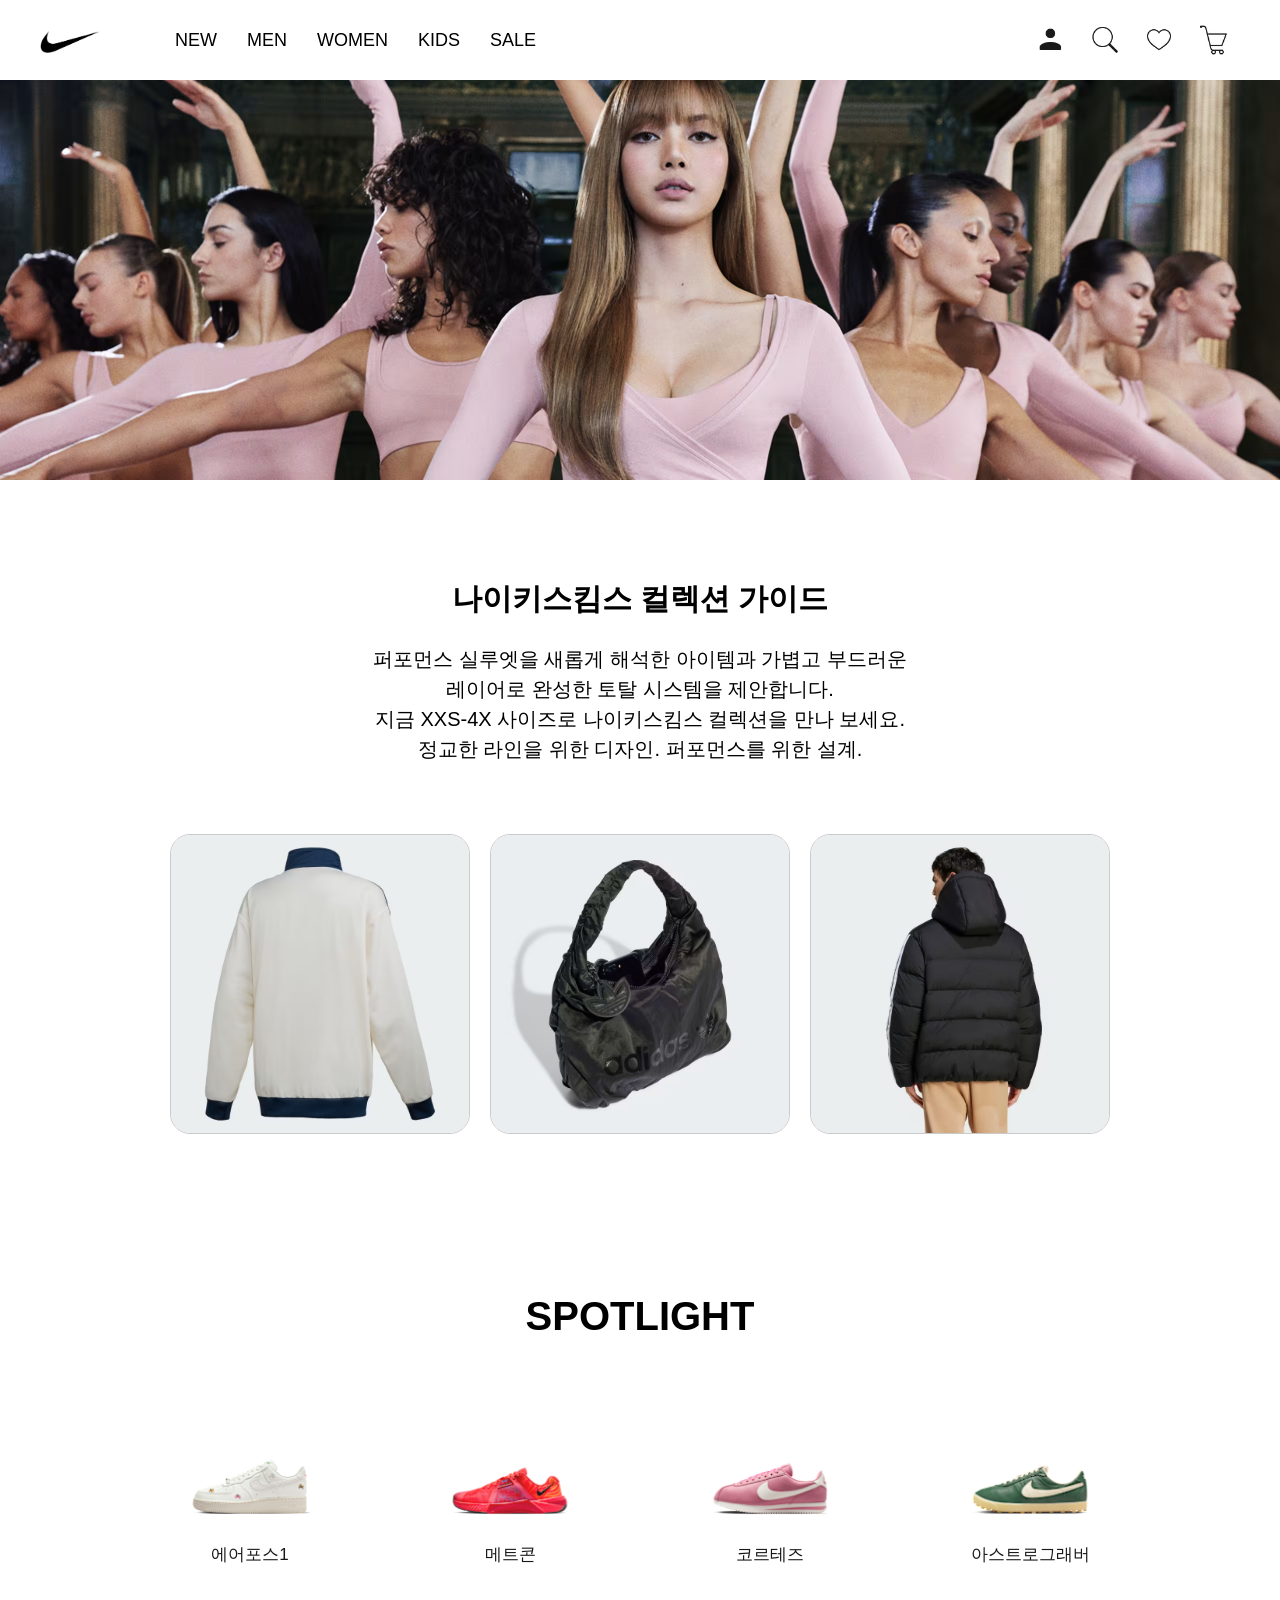
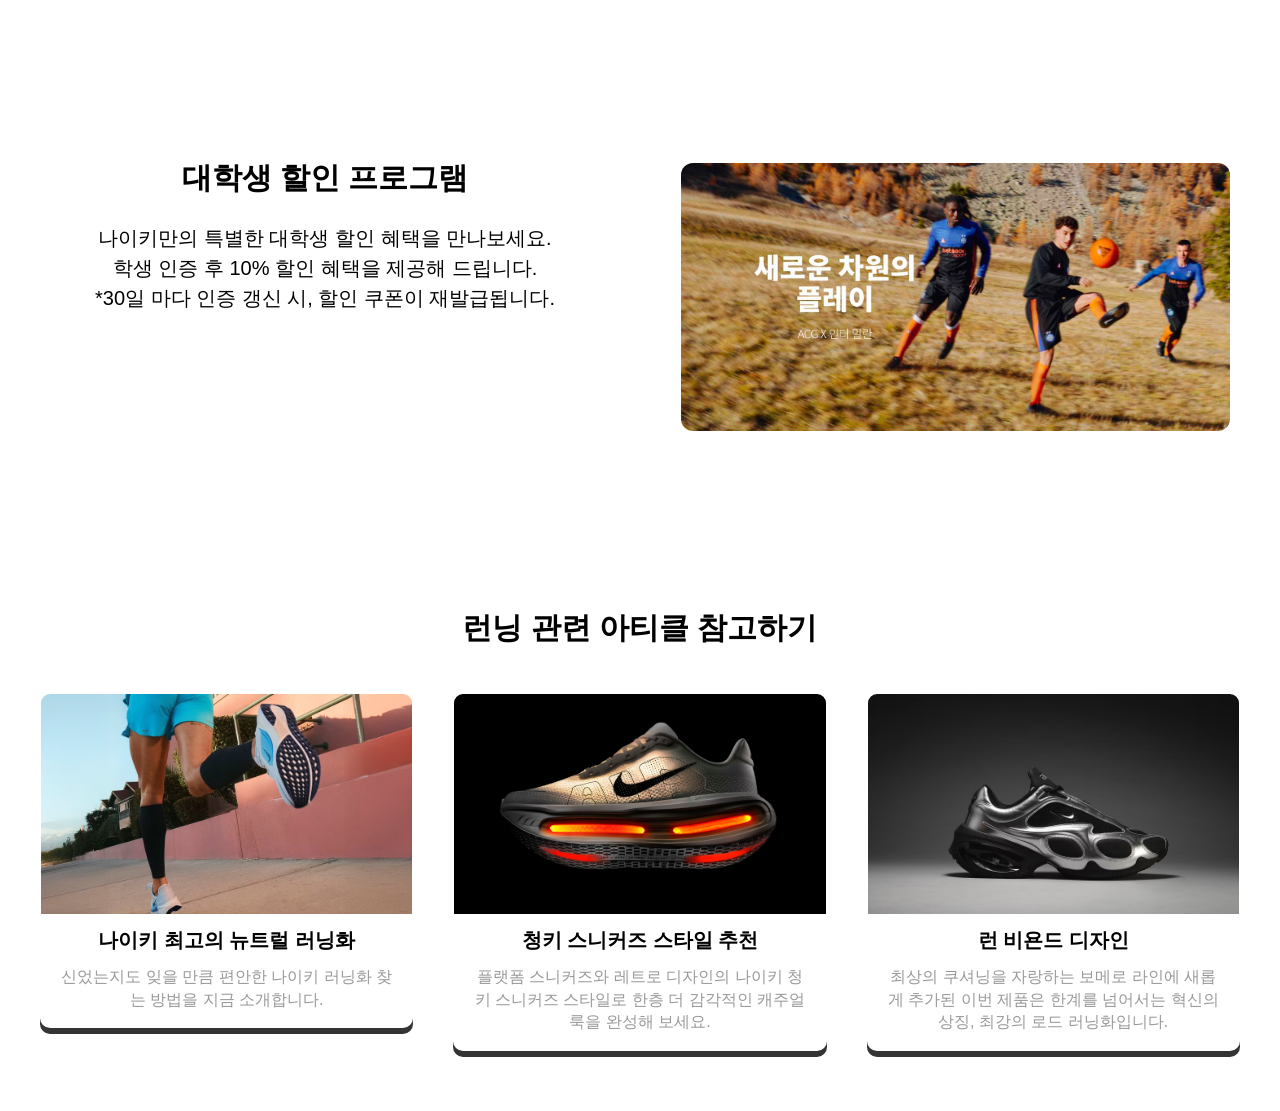
<file: index.html>
<!DOCTYPE html>
<html lang="ko">
<head>
  <meta charset="UTF-8">
  <meta name="viewport" content="width=device-width, initial-scale=1.0">
  <title>반응형 연습사이트</title>
  <link rel="stylesheet" href="css/reset.css">
  <link rel="stylesheet" href="css/main.css">
  <script src="js/js.js" defer></script>
</head>
<body>
  <div class="header_wrap">
    <header>
      <a href="#" class="btn_trigger mo">
        <img src="img/bar.png" alt="버튼">
      </a>
      <h1>
        <a href="#">
        <img src="img/nike logo.png" alt="로고"></a>
      </h1>
      <nav>
        <ul>
          <li><a href="#">NEW</a></li>
          <li><a href="#">MEN</a></li>
          <li><a href="#">WOMEN</a></li>
          <li><a href="#">KIDS</a></li>
          <li><a href="#">SALE</a></li>
        </ul>
        <a href="#" class="btn_close mo">
          <img src="img/close.png" alt="닫기">
        </a>
      </nav>
      <div class="top_menu">
        <a href="#">top_menu</a>
        <a href="#" class="pc">top_menu</a>
        <a href="#" class="pc">top_menu</a>
        <a href="#" class="pc">top_menu</a>
      </div>
    </header>
  </div>

  <div id="main_visual">
      <div><img src="img/mainbanner.avif" alt="메인배너">
      </div>
    </div>

  <main>
  <section class="con1">
    <article class="text">
      <h1>나이키스킴스 컬렉션 가이드</h1>
      <p>
        퍼포먼스 실루엣을 새롭게 해석한 아이템과 가볍고 부드러운<br>
        레이어로 완성한 토탈 시스템을 제안합니다.<br>
        지금 XXS-4X 사이즈로 나이키스킴스 컬렉션을 만나 보세요.<br>
        정교한 라인을 위한 디자인. 퍼포먼스를 위한 설계.
      </p>
    </article>
    <div class="img-wrap">
      <article><img src="img/main01.avif" alt=""></article>
      <article><img src="img/main02.avif" alt=""></article>
      <article><img src="img/main03.avif" alt=""></article>
    </div>
  </section>
</main>

      <section class="con3">
        <div class="container">
          <h1>SPOTLIGHT</h1>
          <ul class="list">
            <li>
              <span>
                <img src="img/image1.png" alt="">
                에어포스1
              </span>
            </li>
            <li>
              <span>
                <img src="img/image2.png" alt="">
                메트콘 
              </span>
            </li>
            <li>
              <span>
                <img src="img/image3.png" alt="">
                코르테즈
              </span>
            </li>
            <li>
              <span>
                <img src="img/image4.png" alt="">
                아스트로그래버
              </span>
            </li>
          </ul>
        </div>
      </section>
  
      <section class="con4">
        <div class="container">
          <div class="row">
          <article class="img">
            <img src="img/eventimg.jpg" alt="이미지2">
          </article>
          <article class="text">
            <h1>대학생 할인 프로그램</h1>
            <p>나이키만의 특별한 대학생 할인 혜택을 만나보세요.<br>
                학생 인증 후 10% 할인 혜택을 제공해 드립니다.<br>
                *30일 마다 인증 갱신 시, 할인 쿠폰이 재발급됩니다.</p>
          </article>
        </div>
        </div>
      </section>

      <section class="con5">
        <div class="container">
          <h1>런닝 관련 아티클 참고하기</h1>
            <ul class="list">
              <li>
                <a href="#">
                  <div class="header">
                  <img src="img/img01.avif" alt="">
                  </div>
                  <div class="desc">
                    <h4>나이키 최고의 뉴트럴 러닝화</h4>
                    <p>신었는지도 잊을 만큼 편안한 나이키 러닝화 찾는 방법을 지금 소개합니다.</p>
                  </div>
                </a>
              </li>
              <li>
                <a href="#">
                  <div class="header">
                  <img src="img/img02.avif" alt="">
                  </div>
                  <div class="desc">
                    <h4>청키 스니커즈 스타일 추천</h4>
                    <p>플랫폼 스니커즈와 레트로 디자인의 나이키 청키 스니커즈 스타일로 한층 더 감각적인 캐주얼룩을 완성해 보세요.</p>
                  </div>
                </a>
              </li>
              <li>
                <a href="#">
                  <div class="header">
                    <img src="img/img03.avif" alt="">
                  </div>
                  <div class="desc">
                    <h4>런 비욘드 디자인</h4>
                    <p>
                    최상의 쿠셔닝을 자랑하는 보메로 라인에 새롭게 추가된 이번 제품은 한계를 넘어서는 혁신의 상징, 최강의 로드 러닝화입니다.</p>
                  </div>
                </a>
              </li>
            </ul>  
        </div>
      </section>
  </main>
</body>
</html>
</file>
<file: css/main.css>
@charset "UTF-8";

html { font-size: 62.5%; }  /* 기본 폰트 크기는 10px */
body { font-family: 'Trebuchet MS', 'Lucida Sans Unicode', 'Lucida Grande', 'Lucida Sans', Arial, sans-serif; }
.mo { display: none; }
.container { width: 1240px; margin: auto; }

/* 기본상태 1240 이상 */
header { width: 1240px; 
  margin: auto; 
  height: 80px; 
  padding: 0 20px;
  display: flex; 
  align-items: center; }

h1 { font-size: 5px; 
  font-size: 3rem;
  font-weight: bold; }
h1 img { width: 60px; 
  vertical-align: middle; }

nav { flex-grow: 1; }
nav > ul { padding: 0 0 0 60px; }
nav > ul > li { float: left; margin: 0 15px; }
nav > ul > li > a { font-size: 1.8rem; }

.top_menu {  display: flex; align-items: center;}
.top_menu a { display: inline-block; 
margin: 0 2px; 
width: 50px; 
height: 50px; 
text-indent: -9999px; 
background-image: url('../img/css_sprites.png'); 
opacity: 0.9; 
transition: 0.6s;
transform: scale(0.6); 
padding: 0; 
}

.top_menu a:nth-child(1) { background-position: -10px -10px; }
.top_menu a:nth-child(2) { background-position: -10px -78px; }
.top_menu a:nth-child(3) { background-position: -10px -150px; }
.top_menu a:nth-child(4) { background-position: -10px -219px; }


#main_visual { width: 100%; 
  height: 500px; }

#main_visual > div { height: 100%; }
#main_visual > div > img { width: 100%; 
  height: 100%; 
  object-fit: cover; }

main { margin-top: 5%;}

section { padding: 40px 20px; }

/* con1 */
.con1 { width: 1240px;
margin: auto;
display: flex;
flex-direction: column;   
align-items: center;
gap: 3rem; }

.text h1{ text-align: center; 
  margin-bottom: 3rem;}
.text p { text-align: center; 
  font-size: 2rem;  
  margin-top: 0; 
  font-weight: 20; 
  line-height: 1.5; }

.img-wrap { display: flex; 
  gap: 2rem; 
  justify-content: center; 
  margin-top: 4rem; }

.con1 article img { width: 300px; 
height: 300px;
object-fit: cover;
border: 0.1rem solid #cacaca;
border-radius: 2rem; }

/* con3 */
.con3 { margin-top: 80px;  }
.con3 h1 { text-align: center; 
  font-size: 4rem; 
  text-transform: uppercase; 
  margin-bottom: 3rem; }

.con3 .list { display: flex; 
  justify-content: center; 
  flex-wrap: wraps; }

.con3 .list li {   
  display: flex;
  flex-direction: column;
  align-items: center;  
  padding: 2rem;
  box-sizing: border-box;
  text-align: center;
}

.con3 img { width: 220px;        
  height: 140px;       
  object-fit: contain; 
  display: block;
}
.con3 span {  
  text-align: center;
  display: flex; 
  flex-direction: column; 
  align-items: center; 
  font-size: 1.7rem; 
  margin-top: 2rem; 
  opacity: 0.9; }


/* con4 */
.con4 { margin-top: 100px;  }
.con4 .row { display: flex; 
  gap: 2rem; 
  margin-bottom: 2rem; }
.con4 .row > * { flex: 50%; }
.con4 .row .img { text-align: center; }
.con4 .row .img img { width: 90%; 
  height: auto; 
  padding: auto; 
  border-radius: 1.2rem;}

.con4 .text { }
.con4 .text h1 { text-align: center; 
  font-size: 3rem; 
  margin-bottom: 3rem; }
.con4 .text p { text-align: center; 
  font-size: 2rem; 
  font-weight: 20; 
  line-height: 1.5;}


/* con5 */
.con5 { margin-top: 80px;  }
.con5 h1 { font-weight: bold; 
  text-align: center; 
  font-size: 3rem; 
  margin-bottom: 3rem; }

.con5 .list { display: flex; }
.con5 .list li { flex-basis: 33.33%; 
  padding: 2rem; }
.con5 .list a { border: 1px solid transparent; 
  display: block; 
  border-radius: 1rem; 
  box-shadow: 0 0.6rem 0 #353434; 
  overflow: hidden; }

.header { height: 220px; 
  overflow: hidden; 
  width: 100%; }
.header img { width: 100%; 
  height: 100%; 
  object-fit: cover; 
  display: block;}

.desc { text-align: center; 
  padding: 1.6rem 2rem; 
  background: #fff; }
.desc h4 { font-size: 2rem; 
  margin-bottom: 1.6rem; 
  font-weight: 700; }
.desc p { font-size: 1.6rem; 
  line-height: 1.4; 
  color: #999; }

.con5 .list a:hover { border: 2px solid #666666; box-shadow: 0 0.6rem 0 #bebebe; }

/* 1240 작을때 */
@media screen and (max-width:1199px) {
  header, .con1, .container { width: 100%; }
}

/* 1000 보다 작을때 */
@media (max-width:1000px) {
h1 { font-size: 2.6rem; }
nav > ul { padding: 0 0 0 40px; }
nav > ul > li { float: left; margin: 0 10px; }
nav > ul > li > a { font-size: 1.6rem; }
.top_menu a.pc { display: none; }

.con1 article {
    flex: 1 1 48%;          
  }
  .con1 article img {
    width: 100%;
    height: auto;}


.con3 .list { flex-wrap: wrap; }
.con3 .list li { flex: 50%; }
.con3 span { display: -webkit-box; 
  -webkit-box-orient: vertical; /* 박스방향 */ 
  -webkit-line-clamp: 2; /* 라인수 */
  overflow: hidden; 
  }

  .con5 .list { flex-wrap: wrap; padding: 0 6rem; }
  .con5 .list li { flex-basis: 100%; padding: 2rem; }

}

/* 768 보다 작을때 - 큰 모바일 */
@media (max-width:767px) {

  .mo { display: block; }

  header { justify-content: space-between; }

  nav { position: fixed; 
    top: 0; left: -100%; width: 70%; height: 100%; background: #868686; color: #fff; transition: 0.3s ease-in; }
  nav > ul { padding: 100px 0 0 60px; }
  nav > ul > li { float: none; margin: 0; height: 50px; }
  nav > ul > li > a { font-size: 2.8rem; }
  .btn_close { position: absolute; top: 20px; right: 20px; }

    .con1 {
    flex-wrap: wrap; width: 100%; height: auto;
    gap: 1rem;
  }

  
  }

  #main_visual { height: 400px; }

  .section { padding: 40px 20px; }

  .con4 .row .img { order: 1; }


/* 640 보다 작을때 - 보통 모바일 */
@media (max-width:640px) {
  .con1 { gap: 1rem; }
  .con1 article { height: 10rem; }
  .con1 article:nth-child(1),
  .con1 article:nth-child(2),
  .con1 article:nth-child(3) { flex-basis: 100%; }

  .con4 .row { flex-wrap: wrap; }
  .con4 .row > * { flex: 100%; }

  .con4 .row .img img { width: 95%; }
  .con4 .text h1 { text-align: center; }
  .con4 .text p { display: none; }

  .con5 .list { padding: 0; }
  .con5 .list li { padding: 2rem 0; }

}

/* 340 보다 작을때 - 작은모바일 */
@media (max-width:340px) {
  h1 span { display: none; }
  #main_visual { height: 300px; }

  .con3 .list li { flex: 100%; }
  .con3 { margin-top: 0.5rem; }
}
</file>
